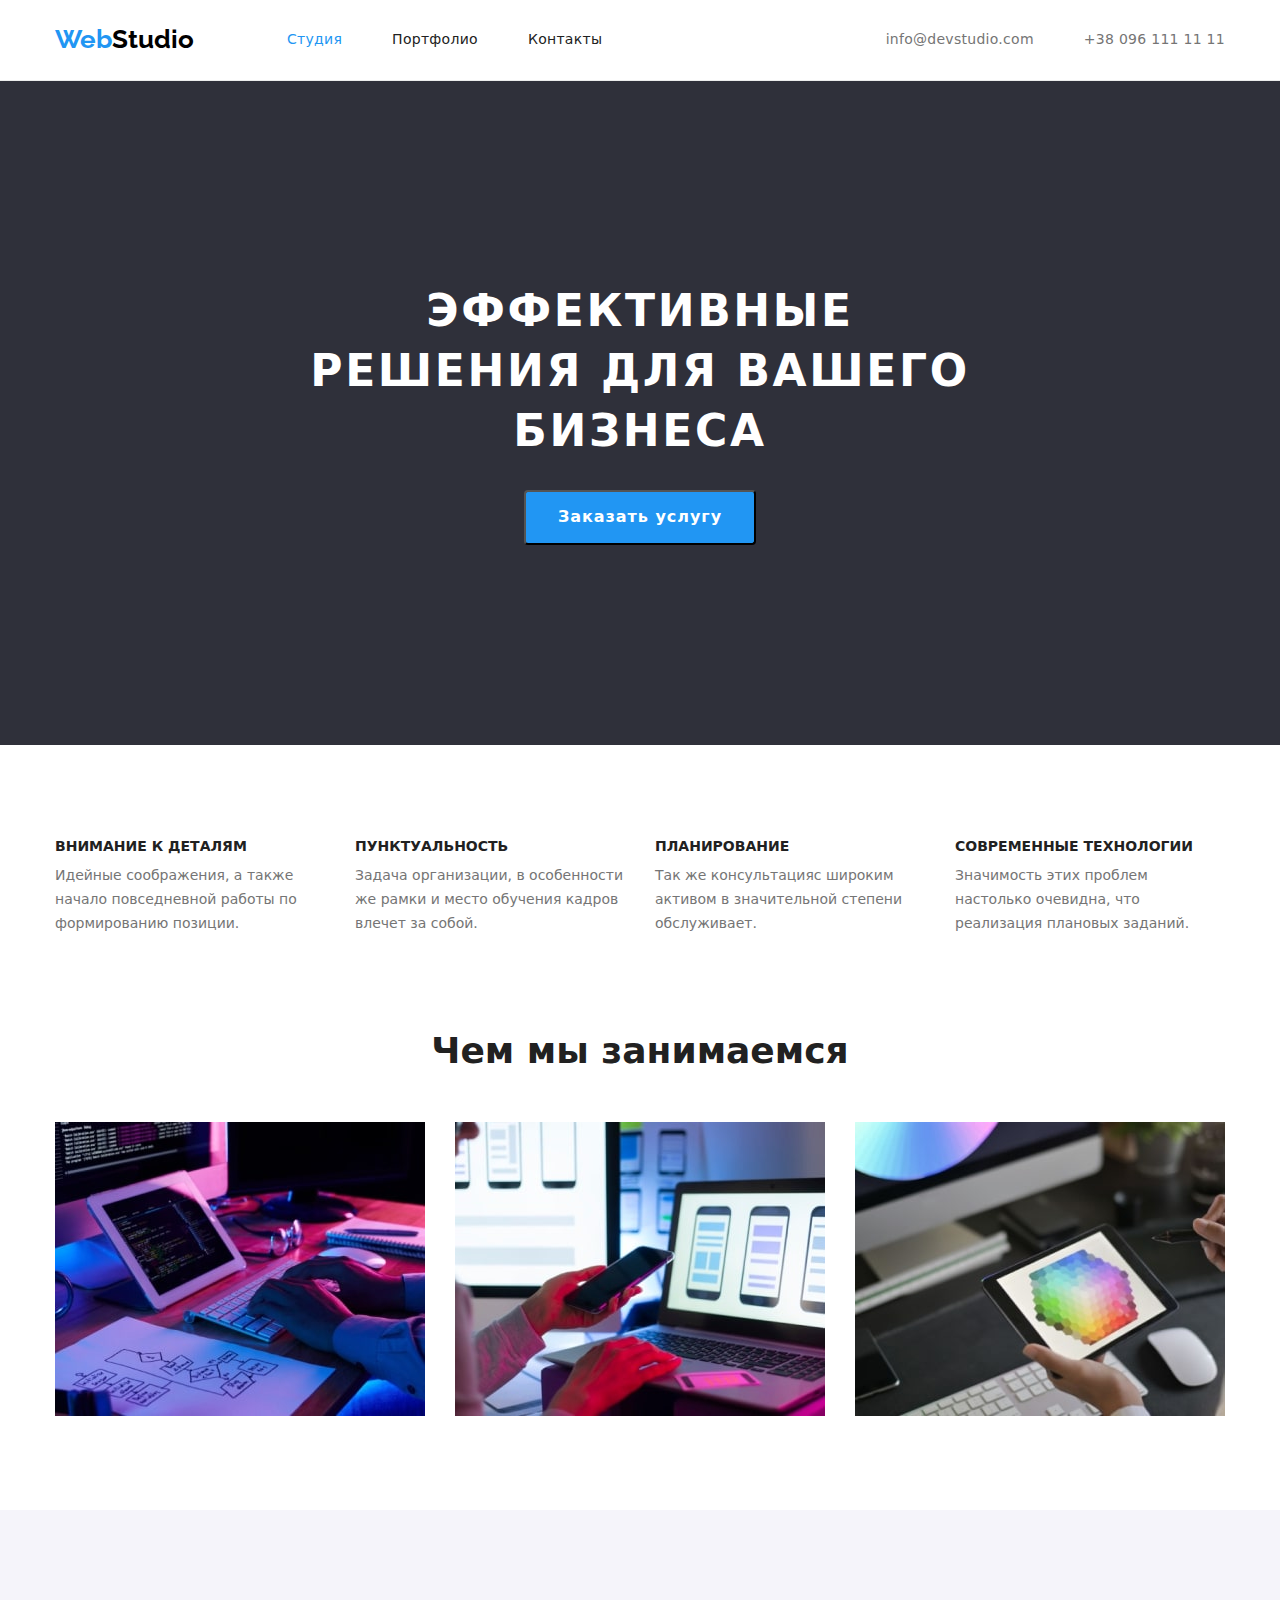
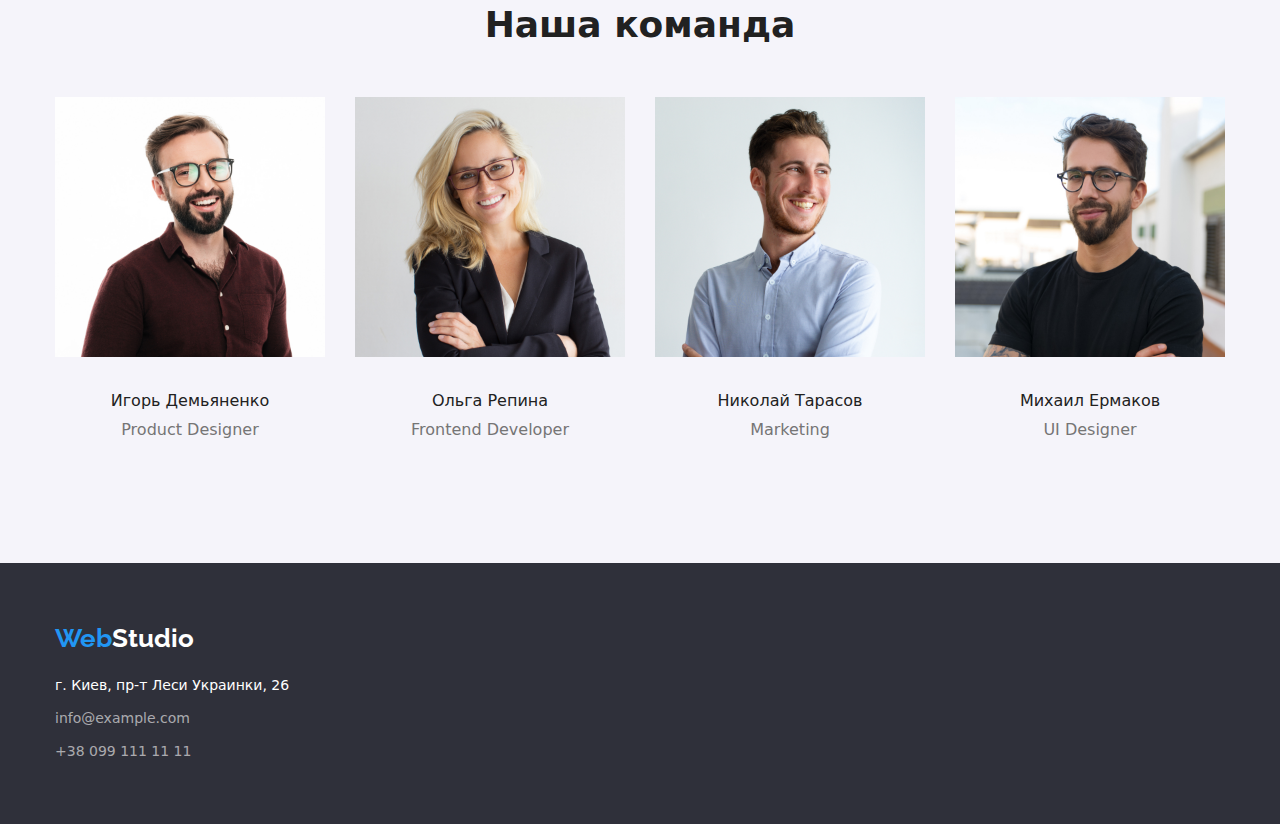
<file: index.html>
<!DOCTYPE html>
<html lang="ru">
<head>

    <meta charset="UTF-8">
    <meta http-equiv="X-UA-Compatible" content="IE=edge">
    <meta name="viewport" content="width=device-width, initial-scale=1.0">
    <title>Студия</title>
    <link rel="stylesheet" href="https://cdnjs.cloudflare.com/ajax/libs/modern-normalize/1.0.0/modern-normalize.min.css">
    <link rel="preconnect" href="https://fonts.gstatic.com">
    <link href="https://fonts.googleapis.com/css2?family=Raleway:wght@700&family=Roboto:wght@400;500;700;900&display=swap" rel="stylesheet">
    <link rel="stylesheet" href="./css/styles.css">

</head>
<body>

    <header class="header">
        <div class="container head-container">
            <nav class="header-nav">
                <a class="logo link foot-logo" lang="en" href="#">Web<span class="logo-web-header">Studio</span></a>
                <ul class="list nav-list">

                    <li class="list-item"><a class="link nav-link current" href="#">Студия</a></li>
                    <li class="list-item"><a class="link nav-link" href="./portfolio.html">Портфолио</a></li>
                    <li class="list-item"><a class="link nav-link" href="#">Контакты</a></li>

                </ul>
            </nav>

            <ul class="list list-contact">
                <li class="list-item"><a class="link contact-link" href="mailto:info@devstudio.com">info@devstudio.com</a></li>
                <li class="list-item"><a class="link contact-link" href="tel:+380961111111">+38 096 111 11 11</a></li>
            </ul>

        </div>
    </header>

    <main>
        <!--HERO-->
        <section class="hero">
            <div class="container hero-container">

                <h1 class="hero-title">Эффективные решения для вашего бизнеса</h1>
                <button class="modal-btn" type="button">Заказать услугу</button>

            </div>
        </section>

        <!--Features-->
        <section class="features">
            <div class="container features-container">

                <h2 class="visually-hidden">Особенности</h2>
                
                <ul class="list features-list">

                    <li class="features-item">
                        <h3 class="title-features">Внимание к деталям</h3>
                        <p class="discription-features">Идейные соображения, а также начало повседневной работы по формированию позиции.</p>
                    </li>
                    <li class="features-item">
                        <h3 class="title-features">Пунктуальность</h3>
                        <p class="discription-features">Задача организации, в особенности же рамки и место обучения кадров влечет за собой.</p>
                    </li>
                    <li class="features-item">
                        <h3 class="title-features">Планирование</h3>
                        <p class="discription-features">Так же консультацияс широким активом в значительной степени обслуживает.</p>
                    </li>
                    <li class="features-item">
                        <h3 class="title-features">Современные технологии</h3>
                        <p class="discription-features">Значимость этих проблем настолько очевидна, что реализация плановых заданий.</p>
                    </li>

                </ul>     
            </div>
        </section>

        <!--What-are-we-doing-->
        <section class="what-we-do">
            <div class="container doing-container">
                <h2 class="title-chapter">Чем мы занимаемся</h2>
                <ul class="list img-what-we-do">

                    <li class="doing-item"><img src="./images/what-we-doing/img-1.jpg" height="294" width="370" alt="программист пишет код"></li>
                    <li class="doing-item"><img src="./images/what-we-doing/img-2.jpg" height="294" width="370" alt="оптимизация сайтов под мобильную версию"></li>
                    <li class="doing-item"><img src="./images/what-we-doing/img-3.jpg" height="294" width="370" alt="руки держат планшет на дисплее разноцветный куб"></li>

                </ul>
            </div>
        </section>
        
       <!--Our-team-->
       <section class="team">
           <div class="container">
            <h2 class="title-team">Наша команда</h2>
                
                <ul class="list list-team">
                    <li class="team-card">
                        <img src="./images/our-team/Igor-demianenko-img.jpg" height="260" width="270" alt="Игорь Демьяненко">
                        <div class="description-card">
                            <h3 class="title-staff">Игорь Демьяненко</h3>
                            <p class="staff-position" lang="en">Product Designer</p>
                        </div>
                    </li>
                    <li class="team-card">
                        <img src="./images/our-team/Olga-repina-img.jpg" height="260" width="270" alt="Ольга Репина">
                        <div class="description-card">
                            <h3 class="title-staff">Ольга Репина</h3>
                            <p class="staff-position" lang="en">Frontend Developer</p>
                        </div>
                    </li>
                    <li class="team-card">
                        <img src="./images/our-team/nikolai-tarasov-img.jpg" height="260" width="270" alt="Николай Тарасов">
                        <div class="description-card">
                            <h3 class="title-staff">Николай Тарасов</h3>
                            <p class="staff-position" lang="en">Marketing</p>
                        </div>
                    </li>
                    <li class="team-card">
                        <img src="./images/our-team/mikhail-yermakov-img.jpg" height="260" width="270" alt="Михаил Ермаков">
                        <div class="description-card">
                            <h3 class="title-staff">Михаил Ермаков</h3>
                            <p class="staff-position" lang="en">UI Designer</p>
                        </div>
                    </li>
                   
                </ul>
                
            </div>
       </section>
            
    </main>

    <footer class="footer">
        <div class="container foot-container">
            <h2 class="visually-hidden">Контакты</h2>
            <a class="link logo-foot" lang="en" href="#">Web<span class="logo-web-footer">Studio</span></a>
            
            <address class="address">
                <ul class="list address-list">
                    <li class="address-item"><a class="link address-str" href="https://goo.gl/maps/ZiFpaqbvBvaBpqtx7" target="_blank" rel="noopener noreferrer">г.
                        Киев, пр-т Леси Украинки, 26</a></li>
                    <li class="address-item"><a class="link foot-address" href="mailto:info@example.com">info@example.com</a></li>
                    <li class="address-item"><a class="link foot-address" href="tel:+380991111111">+38 099 111 11 11</a></li>
                </ul>
            </address>
        </div>
    </footer>
    
</body>
</html>
</file>
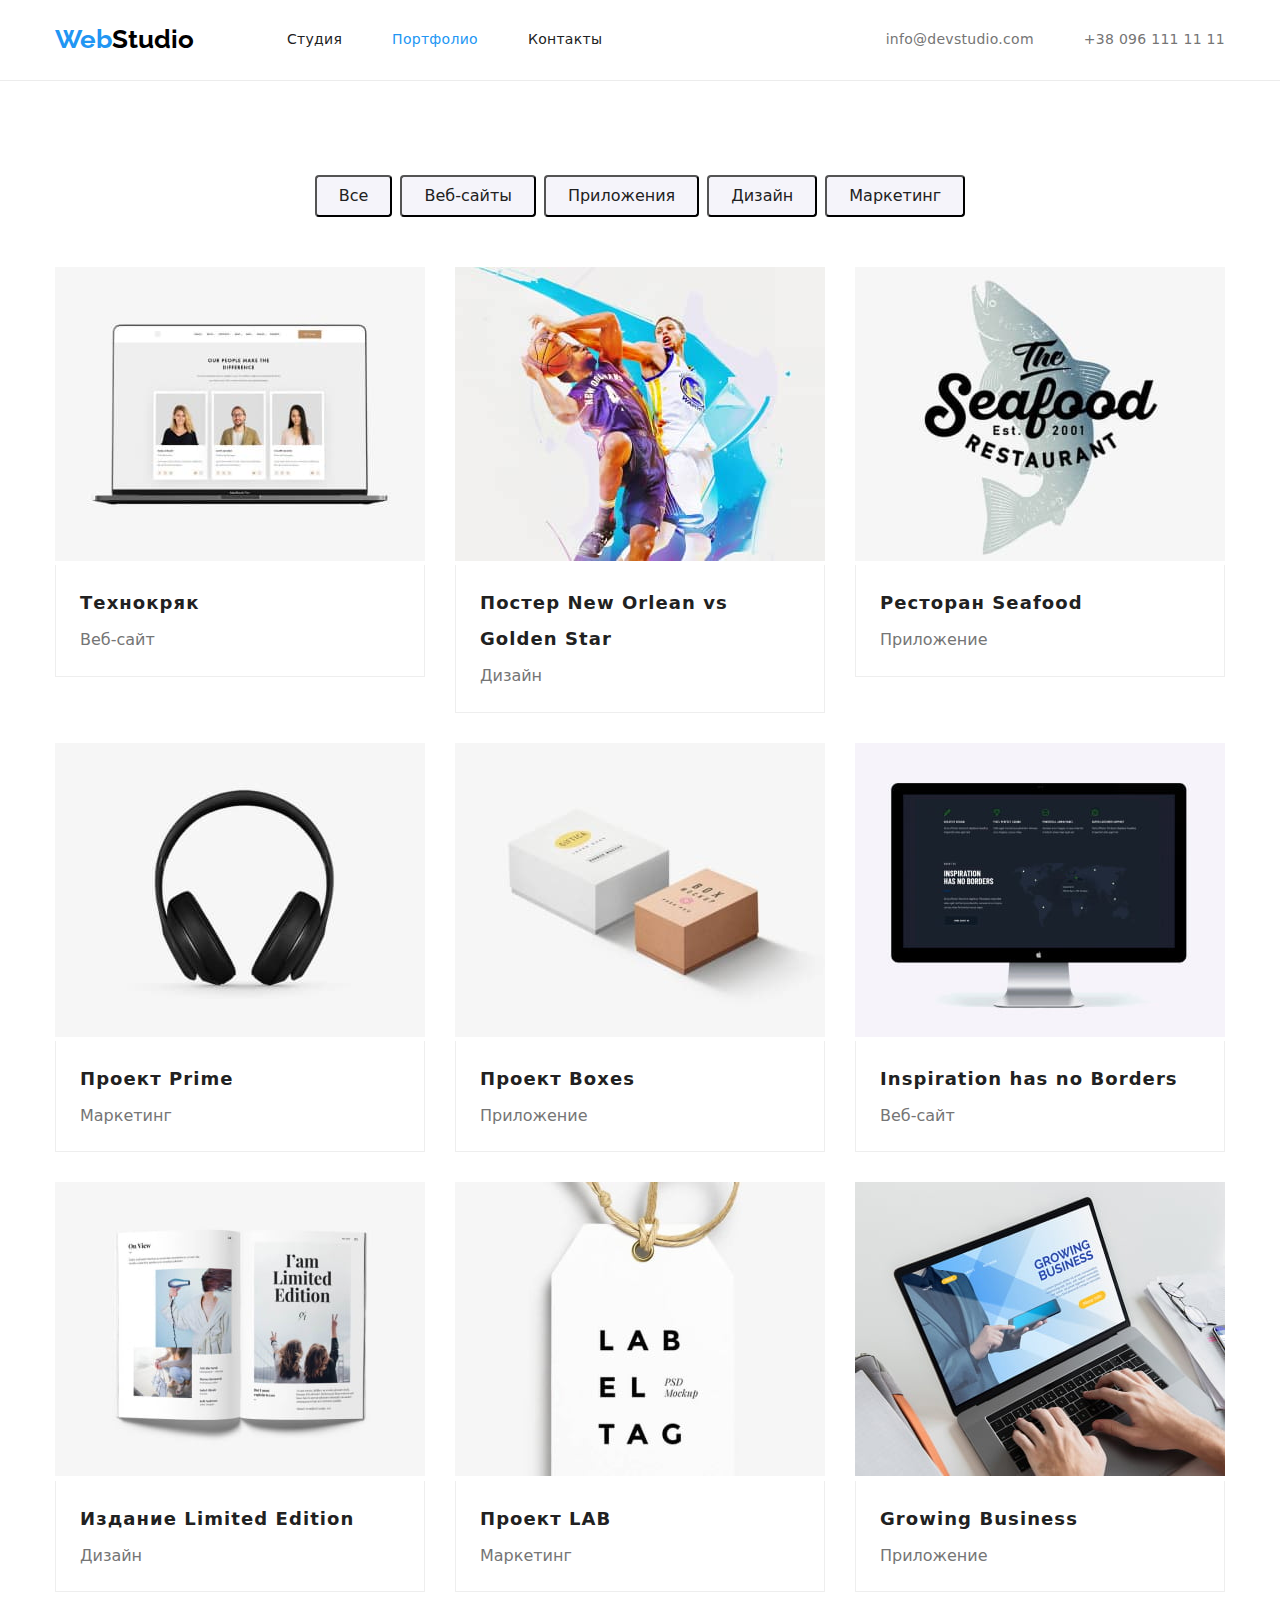
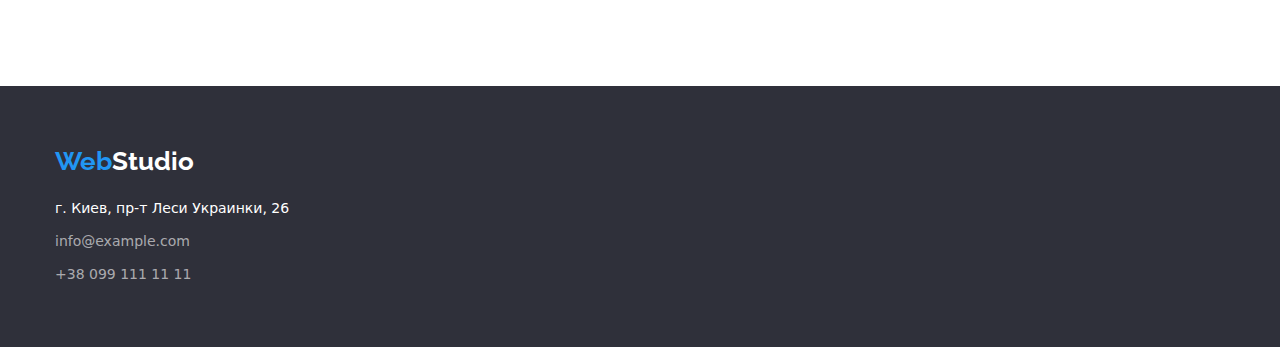
<file: portfolio.html>
<!DOCTYPE html>
<html lang="ru">

<head>

    <meta charset="UTF-8">
    <meta http-equiv="X-UA-Compatible" content="IE=edge">
    <meta name="viewport" content="width=device-width, initial-scale=1.0">
    <title>Студия</title>
    <link rel="stylesheet" href="https://cdnjs.cloudflare.com/ajax/libs/modern-normalize/1.0.0/modern-normalize.min.css">
    <link rel="preconnect" href="https://fonts.gstatic.com">
    <link href="https://fonts.googleapis.com/css2?family=Raleway:wght@700&family=Roboto:wght@400;500;700;900&display=swap"
        rel="stylesheet">
    <link rel="stylesheet" href="./css/styles.css">

</head>

<body>

    <header class="header">
        <div class="container head-container">
            <nav class="header-nav">
                <a class="logo link foot-logo" lang="en" href="#">Web<span class="logo-web-header">Studio</span></a>
                <ul class="list nav-list">
            
                    <li class="list-item"><a class="link nav-link" href="./index.html">Студия</a></li>
                    <li class="list-item"><a class="link nav-link current" href="#">Портфолио</a></li>
                    <li class="list-item"><a class="link nav-link" href="#">Контакты</a></li>
            
                </ul>
            </nav>
            
            <ul class="list list-contact">
                <li class="list-item"><a class="link contact-link" href="mailto:info@devstudio.com">info@devstudio.com</a></li>
                <li class="list-item"><a class="link contact-link" href="tel:+380961111111">+38 096 111 11 11</a></li>
            </ul>

        </div>
    </header>

    <main>
        <!--Projects-->
        <section class="project-section">
            <div class="container project-container">
                <h1 class="visually-hidden">Projects</h1>
                <!--Filters-->
                <ul class="list filter-btn">
                    <li class="btn-item"><button class="navigation-btn" type="button">Все</button></li>
                    <li class="btn-item"><button class="navigation-btn" type="button">Веб-сайты</button></li>
                    <li class="btn-item"><button class="navigation-btn" type="button">Приложения</button></li>
                    <li class="btn-item"><button class="navigation-btn" type="button">Дизайн</button></li>
                    <li class="btn-item"><button class="navigation-btn" type="button">Маркетинг</button></li>
                </ul>
                
                <!--Portfolio-->
                <ul class="list portfolio-list">
                    <li class="portfolio-item">
                        <a class="link" href="#">
                            <img src="./images/portfolio/img-1.jpg" width="370" height="294" 
                            alt="на ноутбуке открыта страница с работниками компании">
                            <div class="portfolio-descript-card">
                                <h2 class="portfolio-title">Технокряк</h2>
                                <p class="portfolio-descrintion" >Веб-сайт</p>
                            </div>    
                        </a>
                    </li>
                    <li class="portfolio-item">
                        <a class="link" href="#">
                            <img src="./images/portfolio/img-2.jpg" width="370" height="294" 
                            alt="изображения игроков в баскетбол, которые борются за мяч">
                            <div class="portfolio-descript-card">
                                <h2 class="portfolio-title" lang="en">Постер New Orlean vs Golden Star</h2>
                                <p class="portfolio-descrintion" >Дизайн</p>
                            </div>    
                        </a>
                    </li>
                    <li class="portfolio-item">
                        <a class="link" href="#">
                            <img src="./images/portfolio/img-3.jpg" width="370" height="294" 
                            alt="изображения рыбы на логотипе ресторана морской еды">
                            <div class="portfolio-descript-card">
                                <h2 class="portfolio-title">Ресторан Seafood</h2>
                                <p class="portfolio-descrintion" >Приложение</p>
                            </div>    
                        </a>
                    </li>
                    <li class="portfolio-item">
                        <a class="link" href="#">
                            <img src="./images/portfolio/img-4.jpg" width="370" height="294" 
                            alt="изображения беспроводных больших наушников">
                            <div class="portfolio-descript-card">
                                <h2 class="portfolio-title">Проект Prime</h2>
                                <p class="portfolio-descrintion" >Маркетинг</p>
                            </div>    
                        </a>
                    </li>
                    <li class="portfolio-item">
                        <a class="link" href="#">
                            <img src="./images/portfolio/img-5.jpg" width="370" height="294" 
                            alt="изображения двух коробок">
                            <div class="portfolio-descript-card">
                                <h2 class="portfolio-title">Проект Boxes</h2>
                                <p class="portfolio-descrintion" >Приложение</p>
                            </div>    
                        </a>
                    </li>
                    <li class="portfolio-item">
                        <a class="link" href="#">
                            <img src="./images/portfolio/img-6.jpg" width="370" height="294" 
                            alt="изображения монитора компьютера">
                            <div class="portfolio-descript-card">
                                <h2 class="portfolio-title" lang="en">Inspiration has no Borders</h2>
                                <p class="portfolio-descrintion" >Веб-сайт</p>
                            </div>    
                        </a>
                    </li>
                    <li class="portfolio-item">
                        <a class="link" href="#">
                            <img src="./images/portfolio/img-7.jpg" width="370" height="294" 
                            alt="изображения журнала">
                            <div class="portfolio-descript-card">
                                <h2 class="portfolio-title">Издание Limited Edition</h2>
                                <p class="portfolio-descrintion" >Дизайн</p>
                            </div>    
                        </a>
                    </li>
                    <li class="portfolio-item">
                        <a class="link" href="#">
                            <img src="./images/portfolio/img-8.jpg" width="370" height="294" 
                            alt="изображения бирки с надписью лейбл тег">
                            <div class="portfolio-descript-card">
                                <h2 class="portfolio-title">Проект LAB</h2>
                                <p class="portfolio-descrintion" >Маркетинг</p>
                            </div>    
                        </a>
                    </li>
                    <li class="portfolio-item">
                        <a class="link" href="#">
                            <img src="./images/portfolio/img-9.jpg" width="370" height="294" 
                            alt="ноутбук на столе">
                            <div class="portfolio-descript-card">
                                <h2 class="portfolio-title" lang="en">Growing Business</h2>
                                <p class="portfolio-descrintion" >Приложение</p>
                            </div>    
                        </a>
                    </li>
                </ul>
            </div>
        </section>
                  
    </main>

    <footer class="footer">
        <div class="container foot-container">
            <h2 class="visually-hidden">Контакты</h2>
            <a class="link logo-foot" lang="en" href="#">Web<span class="logo-web-footer">Studio</span></a>
            
            <address class="address">
                <ul class="list address-list">
                    <li class="address-item"><a class="link address-str" href="https://goo.gl/maps/ZiFpaqbvBvaBpqtx7"
                            target="_blank" rel="noopener noreferrer">г.
                            Киев, пр-т Леси Украинки, 26</a></li>
                    <li class="address-item"><a class="link foot-address" href="mailto:info@example.com">info@example.com</a></li>
                    <li class="address-item"><a class="link foot-address" href="tel:+380991111111">+38 099 111 11 11</a></li>
                </ul>
            </address>
        </div>
    </footer>

</body>

</html>
</file>
<file: css/styles.css>
:root {
  --main-font: "Roboto", sans-serif;
  --logo-font: "Raleway", sans-serif;
  --title-text-color: #212121;
  --logo-color: #000000;
  --discription-text-color: #757575;
  --accent-color: #2196f3;
  --background-color: #2f303a;
  --white-text-back-color: #ffffff;
  --back-team-color: #f5f4fa;
}

. body {
  font-family: var(--main-font);
  letter-spacing: 0.03em;
  background-color: var(--white-text-back-color);
}

.list {
  list-style: none;
  margin: 0;
  padding: 0;
}

.link {
  text-decoration: none;
  padding: 0;
}

h1,
h2,
h3,
h4,
p {
  margin: 0;
}

.img {
  display: block;
  max-width: 100%;
  height: auto;
}

.container {
  width: 1200px;
  margin: auto;
  padding-left: 15px;
  padding-right: 15px;
  /* outline: 2px solid tomato; */
}

.visually-hidden {
  position: absolute !important;
  clip: rect(1px 1px 1px 1px); /* IE6, IE7 */
  clip: rect(1px, 1px, 1px, 1px);
  padding: 0 !important;
  border: 0 !important;
  height: 1px !important;
  width: 1px !important;
  overflow: hidden;
}

/*Header*/

.header {
  border-bottom: 1px solid #ececec;
}

.head-container {
  display: flex;
  align-items: center;
}

/* Logo */

.logo {
  padding-top: 24px;
  padding-bottom: 25px;

  color: var(--accent-color);
  font-family: var(--logo-font);
  font-weight: 700;
  font-size: 26px;
  line-height: 1.19;
}

.logo-web-header {
  color: var(--logo-color);
}

/* Navigation menu */

.header-nav {
  display: flex;
}

.nav-list {
  display: flex;
  margin-left: 93px;
}

.nav-list .list-item + .list-item {
  margin-left: 50px;
}

.nav-link {
  display: block;
  padding-top: 32px;
  padding-bottom: 32px;

  color: var(--title-text-color);
  font-weight: 500;
  font-size: 14px;
  line-height: 1.14;
  letter-spacing: 0.02em;
}

.nav-link:hover,
.nav-link:focus {
  color: var(--accent-color);
}

.current {
  color: var(--accent-color);
}

/* List contact */

.list-contact .list-item + .list-item {
  margin-left: 50px;
}

.list-contact {
  display: flex;
  margin-left: auto;
}

.contact-link {
  display: block;
  padding-top: 32px;
  padding-bottom: 32px;

  color: var(--discription-text-color);
  font-weight: 500;
  font-size: 14px;
  line-height: 1.14;
  letter-spacing: 0.02em;
}

.contact-link:hover,
.contact-link:focus {
  color: var(--accent-color);
}

/*Hero*/

.hero-container {
  padding-top: 200px;
  padding-bottom: 200px;
  text-align: center;
  max-width: 696px;
  margin: 0 auto;
}

.hero {
  background-color: var(--background-color);
}

.hero-title {
  margin-bottom: 30px;

  font-weight: 900;
  color: var(--white-text-back-color);
  font-size: 44px;
  line-height: 1.36;
  letter-spacing: 0.06em;
  text-transform: uppercase;
}

.modal-btn {
  display: block;
  margin-left: auto;
  margin-right: auto;
  padding: 10px 32px;

  color: var(--white-text-back-color);
  background-color: var(--accent-color);

  font-weight: 700;
  font-size: 16px;
  line-height: 1.88;
  letter-spacing: 0.06em;
  border-radius: 4px;
  cursor: pointer;
}

/*Features*/

.features {
  background-color: var(--white-text-back-color);
}

.features-container {
  padding-top: 94px;
  padding-bottom: 47px;
  margin: 0 auto;
}

.features-list {
  display: flex;
  justify-content: space-between;
}

.features-item {
  width: 270px;
}

.features-list .features-item + .features-item {
  margin-left: 30px;
}

.title-features {
  margin-bottom: 10px;
  font-weight: 700;
  font-size: 14px;
  line-height: 1.14;
  text-transform: uppercase;
  color: var(--title-text-color);
}

.discription-features {
  font-size: 14px;
  line-height: 1.71;
  color: var(--discription-text-color);
}

/*What-are-we-doing*/

.what-we-do {
  background-color: var(--white-text-back-color);
}

.doing-container {
  padding-top: 47px;
  padding-bottom: 94px;
}

.title-chapter {
  text-align: center;
  margin-bottom: 50px;

  font-weight: 700;
  font-size: 36px;
  line-height: 1.17;
  color: var(--title-text-color);
}

.img-what-we-do > li > img {
  display: block;
}

.img-what-we-do {
  display: flex;
}

.img-what-we-do .doing-item + .doing-item {
  margin-left: 30px;
}
/*Our-team*/

.team {
  background-color: var(--back-team-color);
  padding-top: 94px;
  padding-bottom: 94px;
  margin: 0 auto;
}

.title-team {
  text-align: center;
  margin-bottom: 50px;
  font-weight: 700;
  font-size: 36px;
  line-height: 1.17;
  color: var(--title-text-color);
}

.list-team {
  display: flex;
  flex-wrap: wrap;
}

.list-team .team-card + .team-card {
  margin-left: 30px;
}

.team-card {
  width: 270px;
}
.description-card {
  padding: 30px 15px;
  text-align: center;
}

.title-staff {
  margin-bottom: 10px;

  font-weight: 500;
  font-size: 16px;
  line-height: 1.19;
  color: var(--title-text-color);
}

.staff-position {
  font-size: 16px;
  line-height: 1.19;
  color: var(--discription-text-color);
}

/*Footer*/

.footer {
  background-color: var(--background-color);
}

.foot-container {
  padding-top: 60px;
  padding-bottom: 60px;
}

.logo-foot {
  display: block;
  padding-top: 0;
  padding-bottom: 0;
  margin-bottom: 20px;

  color: var(--accent-color);
  font-family: var(--logo-font);
  font-weight: 700;
  font-size: 26px;
  line-height: 1.19;
}

.logo-web-footer {
  color: var(--white-text-back-color);
}

.address {
  font-style: normal;
}

.address-item:not(:last-child) {
  margin-bottom: 9px;
}

.address-str {
  font-size: 14px;
  line-height: 1.71;
  color: var(--white-text-back-color);
}

.foot-address {
  font-size: 14px;
  line-height: 1.71;
  color: rgba(255, 255, 255, 0.6);
}

/* Projects */

.project-container {
  padding-top: 94px;
  padding-bottom: 94px;
}

/*Filter-button*/

.filter-btn {
  display: flex;
  justify-content: center;
  margin: 0 auto;
}

.btn-item {
  margin-right: 8px;
}

.btn-item:last-child {
  margin-right: 0;
}
.navigation-btn {
  padding: 6px 22px;
  background: var(--back-team-color);
  border-radius: 4px;
  font-weight: 500;
  font-size: 16px;
  line-height: 1.63;
  cursor: pointer;
  color: var(--title-text-color);

  /* border: 1px solid transparent;
  border-radius: 4px;
  padding: 6px 22px 6px 22px;
  background: var(--accent-color);
  font-weight: 500;
  font-size: 16px;
  line-height: 1.63;
  cursor: pointer;
  color: var(--title-text-color); */
}

.navigation-btn:hover,
.navigation-btn:focus {
  background-color: var(--accent-color);
  color: var(--white-text-back-color);
}

/*Portfolio*/

.portfolio-list {
  display: flex;
  flex-wrap: wrap;
  margin-top: 50px;
}

.portfolio-item {
  width: 370px;
  margin-right: 30px;
  margin-bottom: 30px;
  text-align: start;
}

.portfolio-item:nth-child(3n) {
  margin-right: 0px;
}

.portfolio-item:nth-last-child(-n + 3) {
  margin-bottom: 0px;
}

.portfolio-descript-card {
  padding: 20px 24px;
  border: 1px solid #eeeeee;
  border-top: none;
}

.portfolio-title {
  margin-bottom: 4px;
  font-weight: 700;
  font-size: 18px;
  line-height: 2;
  letter-spacing: 0.06em;
  color: var(--title-text-color);
}

.portfolio-descrintion {
  font-size: 16px;
  line-height: 1.89;
  color: var(--discription-text-color);
}
</file>
